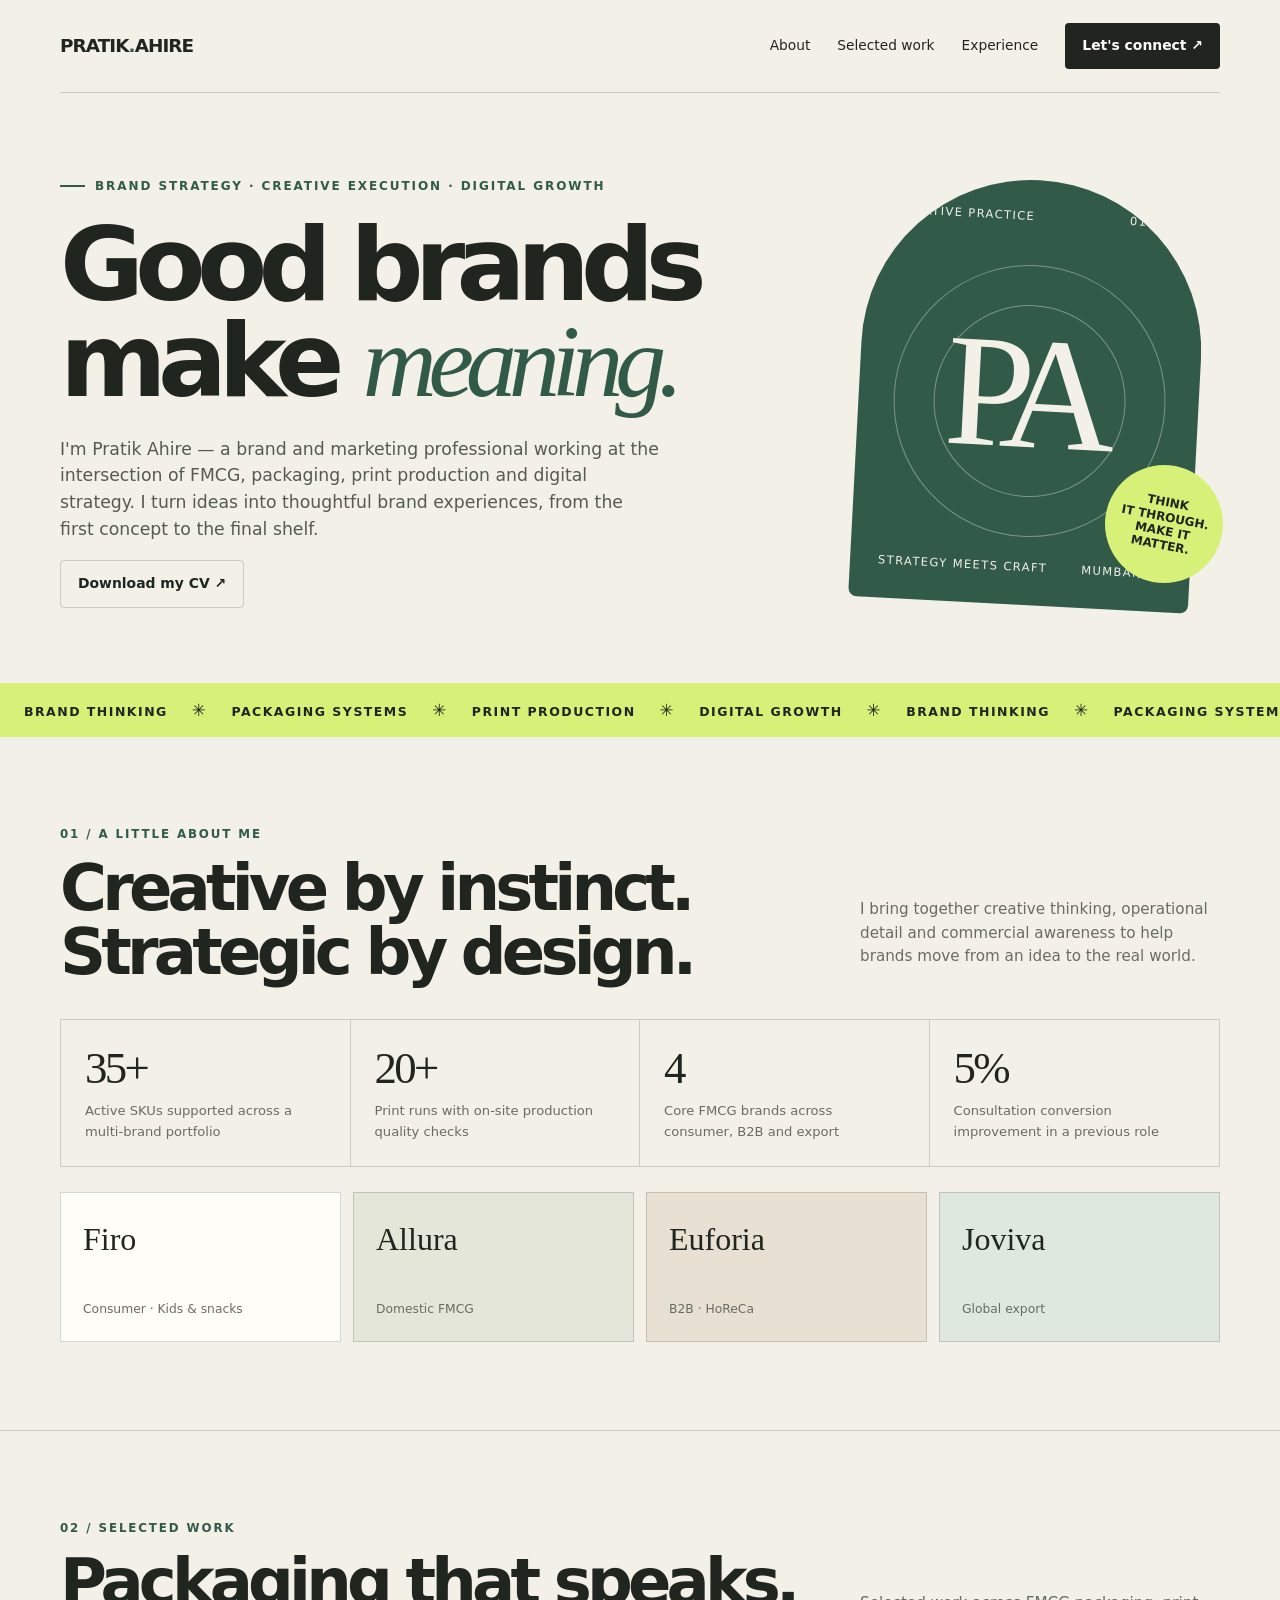
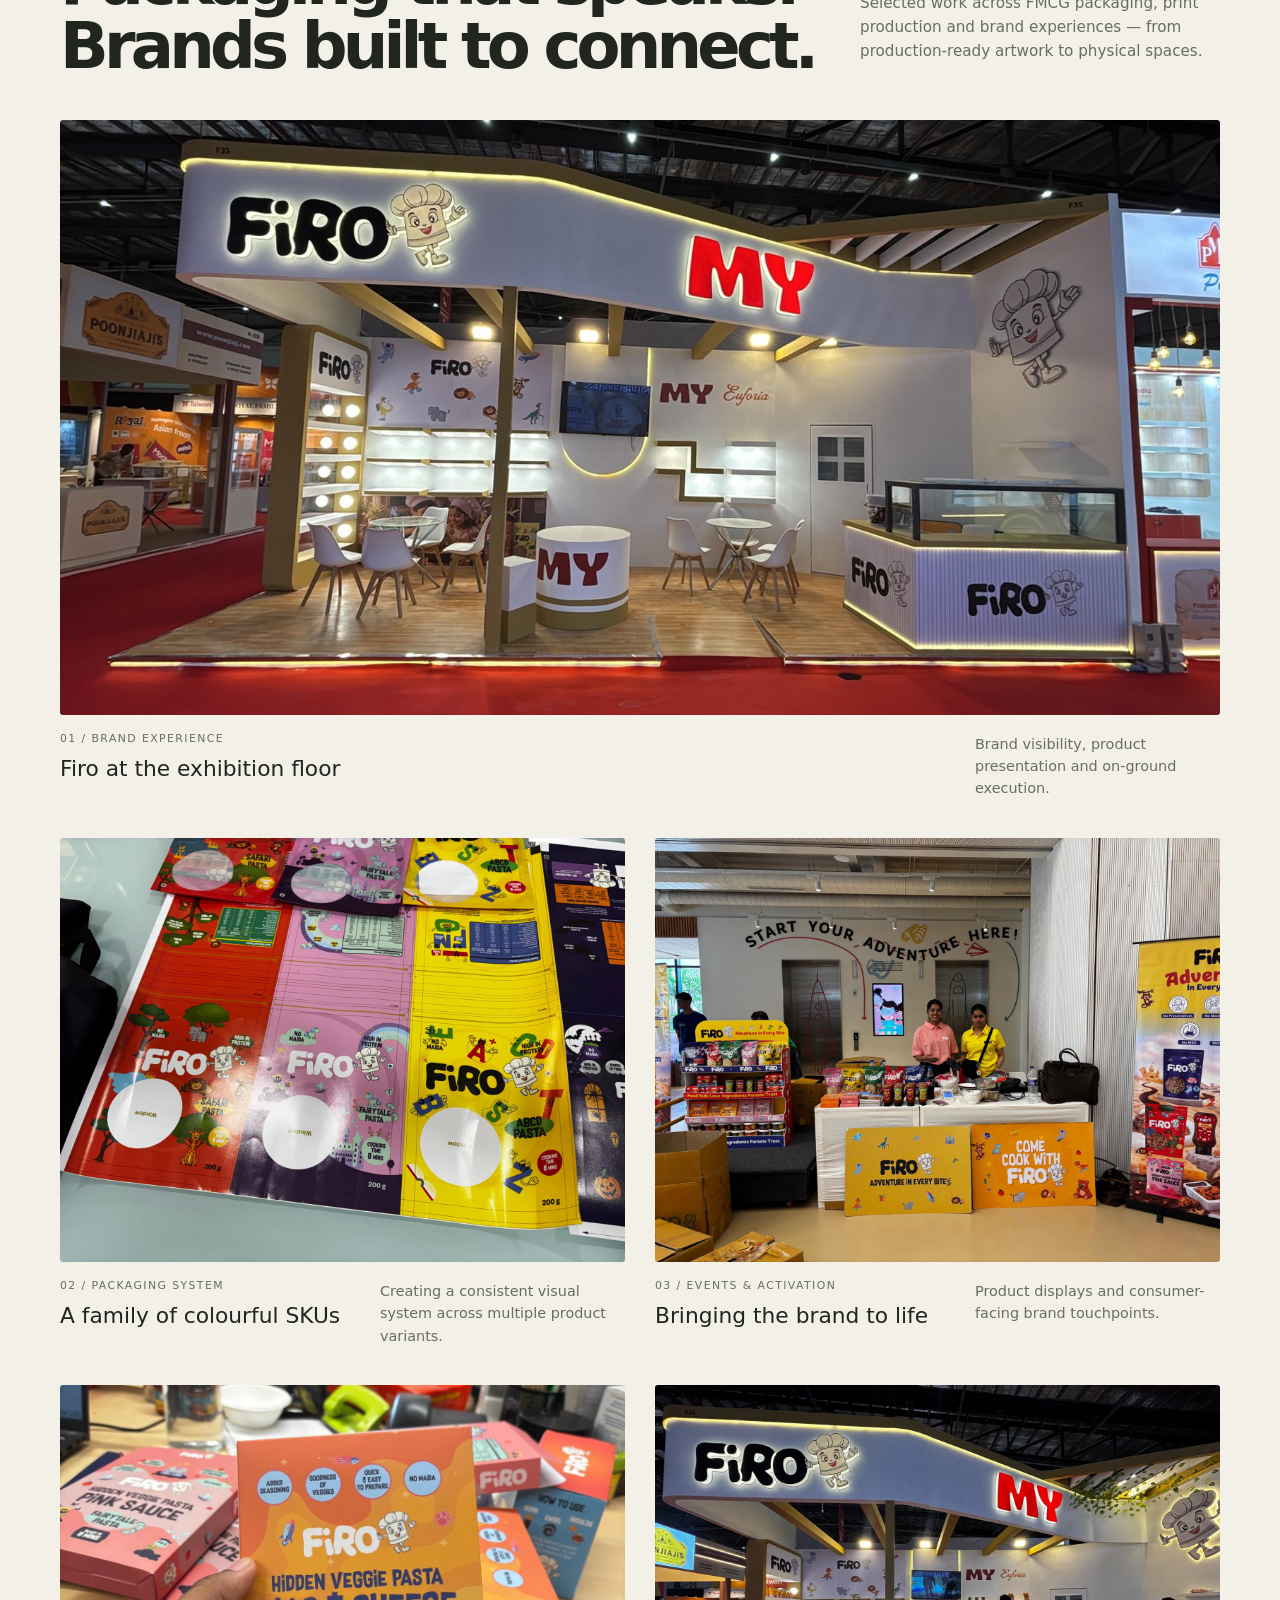
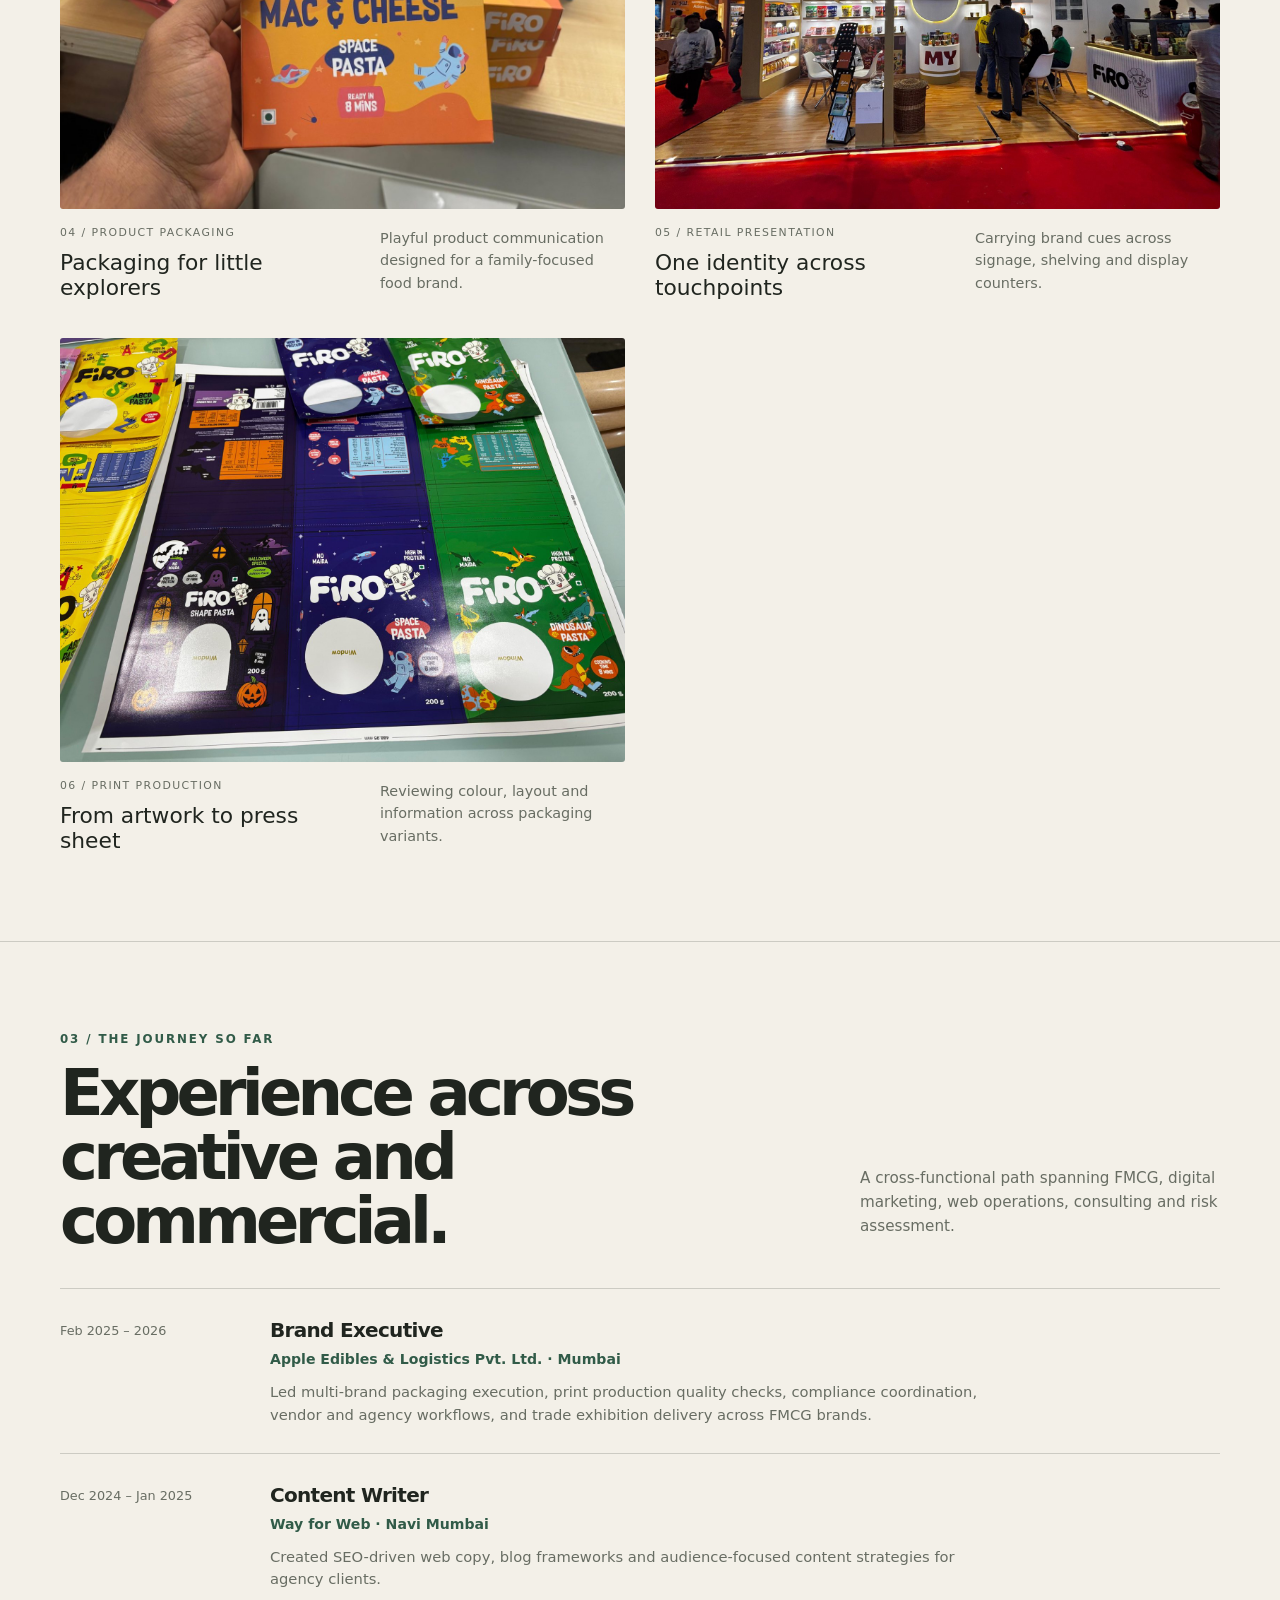
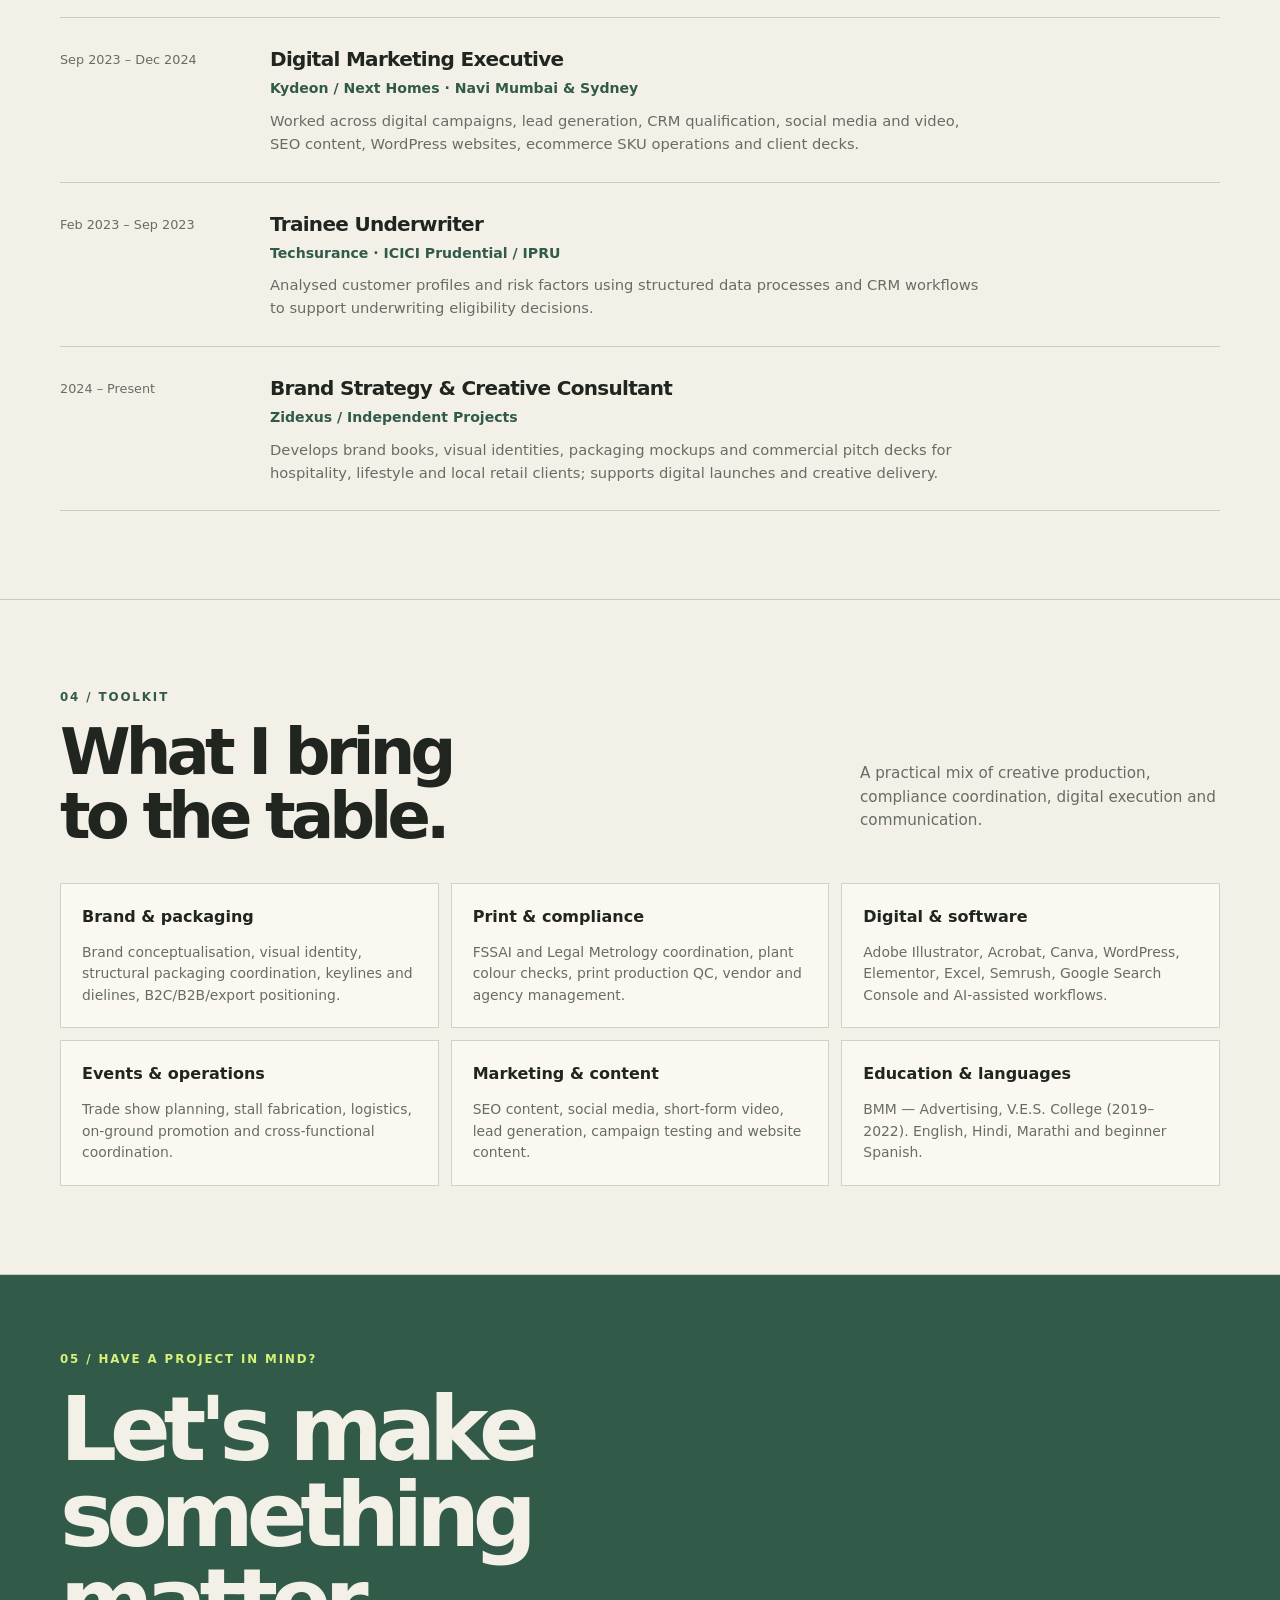
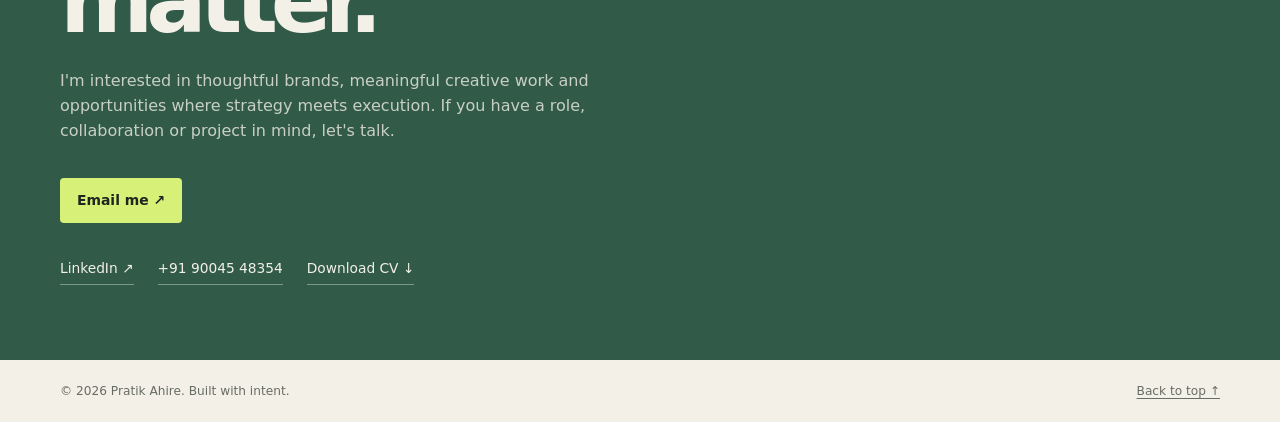
<file: index.html>
<!DOCTYPE html>
<html lang="en">
<head>
  <meta charset="UTF-8" />
  <meta name="viewport" content="width=device-width, initial-scale=1.0" />
  <meta name="theme-color" content="#f3f0e8" />
  <meta name="description" content="Pratik Ahire — Brand strategy, FMCG packaging, print production and digital growth." />
  <title>Pratik Ahire — Brand Strategy & Creative Execution</title>
  <style>
    :root{--paper:#f3f0e8;--ink:#20251f;--muted:#686d63;--green:#315b48;--lime:#d6f078;--line:rgba(32,37,31,.18);--white:#fffdf7;--serif:Georgia,'Times New Roman',serif;--sans:Inter,ui-sans-serif,system-ui,-apple-system,BlinkMacSystemFont,'Segoe UI',sans-serif}
    *{box-sizing:border-box}html{scroll-behavior:smooth}body{margin:0;background:var(--paper);color:var(--ink);font-family:var(--sans);line-height:1.55}a{color:inherit;text-decoration:none}a:focus-visible,button:focus-visible{outline:3px solid var(--green);outline-offset:4px}.wrap{width:min(1160px,calc(100% - 48px));margin:auto}.nav{display:flex;align-items:center;justify-content:space-between;padding:23px 0;border-bottom:1px solid var(--line)}.wordmark{font-weight:800;letter-spacing:-.05em;font-size:1.15rem}.wordmark span{color:var(--green)}.navlinks{display:flex;gap:27px;align-items:center;font-size:.86rem}.navlinks a:hover{color:var(--green)}.nav-cta,.button{display:inline-flex;align-items:center;justify-content:center;gap:9px;background:var(--ink);color:var(--white);padding:12px 17px;border-radius:4px;font-size:.87rem;font-weight:650;transition:transform .2s,background .2s}.nav-cta:hover,.button:hover{transform:translateY(-2px);background:var(--green)}.hero{padding:84px 0 75px;display:grid;grid-template-columns:1.3fr .7fr;gap:70px;align-items:center}.eyebrow{font-size:.75rem;text-transform:uppercase;letter-spacing:.16em;font-weight:750;color:var(--green);display:flex;align-items:center;gap:10px}.eyebrow:before{content:'';width:25px;height:2px;background:var(--green)}h1{font-size:clamp(3.5rem,8vw,7.2rem);line-height:.94;letter-spacing:-.085em;margin:22px 0 25px;font-weight:650}h1 em{font-family:var(--serif);font-weight:400;letter-spacing:-.08em;color:var(--green)}.hero-copy{max-width:600px;font-size:1.08rem;color:#555b52}.hero-actions{display:flex;gap:12px;flex-wrap:wrap;margin-top:28px}.button.secondary{background:transparent;color:var(--ink);border:1px solid var(--line)}.button.secondary:hover{color:white;border-color:var(--green)}.hero-art{min-height:390px;position:relative;display:grid;place-items:center}.art-card{width:min(100%,340px);aspect-ratio:4/5;background:var(--green);border-radius:170px 170px 8px 8px;position:relative;overflow:hidden;color:var(--paper);padding:28px;display:flex;flex-direction:column;justify-content:space-between;transform:rotate(3deg)}.art-card:before{content:'';position:absolute;width:270px;height:270px;border:1px solid rgba(243,240,232,.38);border-radius:50%;top:85px;left:35px}.art-card:after{content:'';position:absolute;width:190px;height:190px;border:1px solid rgba(243,240,232,.38);border-radius:50%;top:125px;left:75px}.art-top,.art-bottom{position:relative;z-index:2;display:flex;justify-content:space-between;font-size:.72rem;letter-spacing:.12em;text-transform:uppercase}.art-monogram{font-family:var(--serif);font-size:10rem;line-height:1;letter-spacing:-.12em;position:relative;z-index:2;align-self:center;margin-left:-15px}.art-sticker{position:absolute;bottom:22px;right:-3px;background:var(--lime);color:var(--ink);width:118px;height:118px;border-radius:50%;display:grid;place-items:center;text-align:center;font-size:.75rem;line-height:1.2;font-weight:800;transform:rotate(11deg);z-index:3}.ticker{background:var(--lime);padding:14px 0;overflow:hidden;white-space:nowrap;color:var(--ink);font-size:.78rem;text-transform:uppercase;letter-spacing:.12em;font-weight:750}.ticker span{margin:0 24px}.ticker b{font-size:1.05rem}.section{padding:88px 0;border-bottom:1px solid var(--line)}.section-head{display:flex;justify-content:space-between;gap:40px;align-items:end;margin-bottom:35px}.kicker{font-size:.74rem;text-transform:uppercase;letter-spacing:.16em;color:var(--green);font-weight:750}.section h2{font-size:clamp(2.5rem,5vw,4.5rem);letter-spacing:-.075em;line-height:1;margin:13px 0 0;font-weight:600}.section-intro{max-width:360px;color:var(--muted);font-size:.95rem}.stats{display:grid;grid-template-columns:repeat(4,1fr);border:1px solid var(--line)}.stat{padding:24px;border-right:1px solid var(--line)}.stat:last-child{border:0}.stat strong{display:block;font-family:var(--serif);font-size:2.8rem;line-height:1.1;font-weight:400;letter-spacing:-.06em}.stat span{display:block;font-size:.82rem;color:var(--muted);margin-top:8px}.brands{display:grid;grid-template-columns:repeat(4,1fr);gap:12px;margin-top:25px}.brand{min-height:150px;padding:22px;background:var(--white);border:1px solid var(--line);display:flex;flex-direction:column;justify-content:space-between}.brand b{font-family:var(--serif);font-size:2rem;letter-spacing:-.06em;font-weight:500}.brand span{font-size:.77rem;color:var(--muted)}.brand:nth-child(2){background:#e4e6d9}.brand:nth-child(3){background:#e8e0d2}.brand:nth-child(4){background:#dfe8df}.projects{display:grid;grid-template-columns:repeat(2,1fr);gap:16px}.project{background:var(--white);border:1px solid var(--line);padding:28px;min-height:270px;display:flex;flex-direction:column;justify-content:space-between;transition:transform .2s}.project:hover{transform:translateY(-4px)}.project-top{display:flex;justify-content:space-between;align-items:center}.project-number{font-size:.76rem;color:var(--muted)}.project-icon{width:43px;height:43px;border:1px solid var(--line);border-radius:50%;display:grid;place-items:center;color:var(--green);font-size:1.15rem}.project h3{font-size:1.65rem;letter-spacing:-.055em;margin:25px 0 8px}.project p{color:var(--muted);font-size:.92rem;max-width:440px;margin:0}.tags{display:flex;flex-wrap:wrap;gap:7px;margin-top:20px}.tags span{font-size:.69rem;border:1px solid var(--line);padding:5px 8px;border-radius:2px}.timeline{border-top:1px solid var(--line)}.job{display:grid;grid-template-columns:180px 1fr;gap:30px;padding:26px 0;border-bottom:1px solid var(--line)}.job-date{font-size:.8rem;color:var(--muted);padding-top:6px}.job h3{font-size:1.25rem;margin:0;letter-spacing:-.035em}.job .company{font-size:.88rem;color:var(--green);font-weight:700;margin:3px 0 10px}.job p{margin:0;color:var(--muted);font-size:.92rem;max-width:720px}.skill-grid{display:grid;grid-template-columns:repeat(3,1fr);gap:12px}.skill{padding:21px;background:rgba(255,253,247,.6);border:1px solid var(--line)}.skill h3{margin:0 0 12px;font-size:1rem}.skill p{margin:0;color:var(--muted);font-size:.87rem}.contact{background:var(--green);color:var(--paper);padding:75px 0;margin-top:0}.contact .kicker{color:var(--lime)}.contact h2{font-size:clamp(3rem,7vw,6rem);line-height:.96;letter-spacing:-.08em;font-weight:550;margin:18px 0 25px;max-width:760px}.contact p{color:rgba(243,240,232,.78);max-width:530px}.contact .button{background:var(--lime);color:var(--ink);margin-top:18px}.contact .button:hover{background:white}.contact-links{display:flex;flex-wrap:wrap;gap:24px;margin-top:35px;font-size:.86rem}.contact-links a{border-bottom:1px solid rgba(243,240,232,.4);padding-bottom:4px}.footer{padding:22px 0;display:flex;justify-content:space-between;gap:15px;font-size:.76rem;color:var(--muted)}.footer a{text-decoration:underline;text-underline-offset:3px}.reveal{animation:rise .7s both}@keyframes rise{from{opacity:0;transform:translateY(18px)}to{opacity:1;transform:translateY(0)}}@media(max-width:800px){.wrap{width:min(100% - 32px,600px)}.navlinks a:not(.nav-cta){display:none}.hero{grid-template-columns:1fr;gap:22px;padding:65px 0 50px}.hero-art{min-height:340px}.art-card{width:270px}.art-monogram{font-size:8rem}.art-sticker{right:7%}.section{padding:64px 0}.section-head{display:block}.section-intro{margin-top:18px}.stats{grid-template-columns:repeat(2,1fr)}.stat:nth-child(2){border-right:0}.stat:nth-child(-n+2){border-bottom:1px solid var(--line)}.brands{grid-template-columns:repeat(2,1fr)}.projects{grid-template-columns:1fr}.job{grid-template-columns:1fr;gap:8px}.skill-grid{grid-template-columns:1fr}.contact{padding:60px 0}.footer{flex-direction:column}}@media(prefers-reduced-motion:reduce){html{scroll-behavior:auto}.reveal{animation:none}*{transition:none!important}}
  
/* Selected Work gallery */
.work-gallery {
  display: grid;
  grid-template-columns: repeat(2, minmax(0, 1fr));
  gap: clamp(22px, 3vw, 42px) clamp(16px, 2.4vw, 30px);
  margin-top: 42px;
}
.work-card { min-width: 0; }
.work-card-featured { grid-column: 1 / -1; }
.work-image {
  overflow: hidden;
  background: #e9e5dc;
  border-radius: 3px;
  aspect-ratio: 4 / 3;
}
.work-card-featured .work-image { aspect-ratio: 16 / 8.2; }
.work-image img {
  display: block;
  width: 100%;
  height: 100%;
  object-fit: cover;
  transition: transform .55s cubic-bezier(.2,.7,.2,1);
}
.work-card:hover .work-image img { transform: scale(1.025); }
.work-caption {
  display: flex;
  align-items: flex-start;
  justify-content: space-between;
  gap: 20px;
  padding-top: 16px;
}
.work-category {
  display: block;
  margin-bottom: 8px;
  color: var(--muted, #686d63);
  font-size: .68rem;
  letter-spacing: .13em;
  text-transform: uppercase;
}
.work-caption h3 {
  margin: 0;
  font-size: clamp(1.15rem, 1.7vw, 1.65rem);
  line-height: 1.15;
  font-weight: 500;
}
.work-caption p {
  max-width: 245px;
  margin: 2px 0 0;
  color: var(--muted, #686d63);
  font-size: .9rem;
  line-height: 1.55;
}
@media (max-width: 700px) {
  .work-gallery { grid-template-columns: 1fr; gap: 30px; margin-top: 28px; }
  .work-card-featured { grid-column: auto; }
  .work-card-featured .work-image,
  .work-image { aspect-ratio: 4 / 3; }
  .work-caption { display: block; }
  .work-caption p { max-width: none; margin-top: 9px; }
}

/* Brand cards */
.brand-cards {
  display: grid;
  grid-template-columns: repeat(4, minmax(0, 1fr));
  gap: 12px;
  margin-top: 25px;
}

.brand-card {
  min-height: 150px;
  padding: 22px;
  display: flex;
  flex-direction: column;
  justify-content: space-between;
  box-sizing: border-box;
  border: 1px solid rgba(32, 37, 31, 0.18);
  color: #20251f;
  text-decoration: none;
  transition: transform 220ms ease, box-shadow 220ms ease;
}

.brand-card h3 {
  margin: 0;
  font-family: Georgia, "Times New Roman", serif;
  font-size: 2rem;
  font-weight: 500;
}

.brand-card p {
  margin: 20px 0 0;
  color: #686d63;
  font-size: 0.77rem;
}

.brand-card.firo { background: #fffdf7; }
.brand-card.allura { background: #e4e6d9; }
.brand-card.euforia { background: #e8e0d2; }
.brand-card.joviva { background: #dfe8df; }

.brand-card:hover {
  transform: translateY(-7px);
  box-shadow: 0 12px 24px rgba(32, 37, 31, 0.12);
}

@media (max-width: 800px) {
  .brand-cards {
    grid-template-columns: repeat(2, minmax(0, 1fr));
  }
}

  </style>
</head>
<body>
  <header class="wrap">
    <nav class="nav" aria-label="Main navigation">
      <a class="wordmark" href="#home">PRATIK<span>.</span>AHIRE</a>
      <div class="navlinks"><a href="#about">About</a><a href="#work">Selected work</a><a href="#experience">Experience</a><a class="nav-cta" href="#contact">Let's connect ↗</a></div>
    </nav>
  </header>
  <main>
    <section class="hero wrap" id="home">
      <div class="reveal">
        <div class="eyebrow">Brand strategy · Creative execution · Digital growth</div>
        <h1>Good brands<br>make <em>meaning.</em></h1>
        <p class="hero-copy">I'm Pratik Ahire — a brand and marketing professional working at the intersection of FMCG, packaging, print production and digital strategy. I turn ideas into thoughtful brand experiences, from the first concept to the final shelf.</p>        
<a class="button secondary"
   href="./Pratik_Ahire_CV.pdf"
   download="Pratik_Ahire_CV.pdf">
  Download my CV ↗
</a>
      </div>
      <div class="hero-art" aria-label="Abstract monogram graphic">
        <div class="art-card"><div class="art-top"><span>Creative practice</span><span>01 / 26</span></div><div class="art-monogram">PA</div><div class="art-bottom"><span>Strategy meets craft</span><span>Mumbai, IN</span></div></div>
        <div class="art-sticker">THINK<br>IT THROUGH.<br>MAKE IT<br>MATTER.</div>
      </div>
    </section>
    <div class="ticker" aria-hidden="true"><span>Brand thinking</span><b>✳</b><span>Packaging systems</span><b>✳</b><span>Print production</span><b>✳</b><span>Digital growth</span><b>✳</b><span>Brand thinking</span><b>✳</b><span>Packaging systems</span></div>

    <section class="section" id="about"><div class="wrap">
      <div class="section-head"><div><div class="kicker">01 / A little about me</div><h2>Creative by instinct.<br>Strategic by design.</h2></div><p class="section-intro">I bring together creative thinking, operational detail and commercial awareness to help brands move from an idea to the real world.</p></div>
      <div class="stats"><div class="stat"><strong>35+</strong><span>Active SKUs supported across a multi-brand portfolio</span></div><div class="stat"><strong>20+</strong><span>Print runs with on-site production quality checks</span></div><div class="stat"><strong>4</strong><span>Core FMCG brands across consumer, B2B and export</span></div><div class="stat"><strong>5%</strong><span>Consultation conversion improvement in a previous role</span></div></div>
      
<div class="brand-cards">
  <a class="brand-card firo" href="https://firofoods.com/" target="_blank" rel="noopener noreferrer">
    <h3>Firo</h3>
    <p>Consumer · Kids & snacks</p>
  </a>

  <a class="brand-card allura" href="https://appleedibles.in/" target="_blank" rel="noopener noreferrer">
    <h3>Allura</h3>
    <p>Domestic FMCG</p>
  </a>

  <a class="brand-card euforia" href="https://euforiapasta.com/" target="_blank" rel="noopener noreferrer">
    <h3>Euforia</h3>
    <p>B2B · HoReCa</p>
  </a>

  <a class="brand-card joviva" href="https://appleedibles.in/" target="_blank" rel="noopener noreferrer">
    <h3>Joviva</h3>
    <p>Global export</p>
  </a>
</div>

    </div></section>
    <section class="section" id="work">
  <div class="wrap">
    <div class="section-head gallery-heading">
      <div>
        <div class="kicker">02 / Selected work</div>
        <h2>Packaging that speaks.<br>Brands built to connect.</h2>
      </div>
      <p class="section-intro">
        Selected work across FMCG packaging, print production and
        brand experiences — from production-ready artwork to physical spaces.
      </p>
    </div>

    <div class="work-gallery">
      <article class="work-card work-card-featured">
        <div class="work-image">
          <img src="images/firo-exhibition-stall.jpg"
               alt="Firo and Euforia branded exhibition stall"
               loading="lazy">
        </div>
        <div class="work-caption">
          <div>
            <span class="work-category">01 / BRAND EXPERIENCE</span>
            <h3>Firo at the exhibition floor</h3>
          </div>
          <p>Brand visibility, product presentation and on-ground execution.</p>
        </div>
      </article>

      <article class="work-card">
        <div class="work-image">
          <img src="images/firo-packaging-print-sheets.jpg"
               alt="Firo pasta packaging artwork printed on production sheets"
               loading="lazy">
        </div>
        <div class="work-caption">
          <div>
            <span class="work-category">02 / PACKAGING SYSTEM</span>
            <h3>A family of colourful SKUs</h3>
          </div>
          <p>Creating a consistent visual system across multiple product variants.</p>
        </div>
      </article>

      <article class="work-card">
        <div class="work-image">
          <img src="images/firo-brand-activation.jpg"
               alt="Firo product display and brand activation at an event"
               loading="lazy">
        </div>
        <div class="work-caption">
          <div>
            <span class="work-category">03 / EVENTS & ACTIVATION</span>
            <h3>Bringing the brand to life</h3>
          </div>
          <p>Product displays and consumer-facing brand touchpoints.</p>
        </div>
      </article>

      <article class="work-card">
        <div class="work-image">
          <img src="images/firo-product-packaging.jpg"
               alt="Firo Hidden Veggie Pasta Mac and Cheese product pack"
               loading="lazy">
        </div>
        <div class="work-caption">
          <div>
            <span class="work-category">04 / PRODUCT PACKAGING</span>
            <h3>Packaging for little explorers</h3>
          </div>
          <p>Playful product communication designed for a family-focused food brand.</p>
        </div>
      </article>

      <article class="work-card">
        <div class="work-image">
          <img src="images/firo-exhibition-stall-detail.jpg"
               alt="Closer view of the Firo exhibition booth and product shelves"
               loading="lazy">
        </div>
        <div class="work-caption">
          <div>
            <span class="work-category">05 / RETAIL PRESENTATION</span>
            <h3>One identity across touchpoints</h3>
          </div>
          <p>Carrying brand cues across signage, shelving and display counters.</p>
        </div>
      </article>

      <article class="work-card">
        <div class="work-image">
          <img src="images/firo-sku-print-range.jpg"
               alt="Multiple Firo packaging variants arranged on print sheets"
               loading="lazy">
        </div>
        <div class="work-caption">
          <div>
            <span class="work-category">06 / PRINT PRODUCTION</span>
            <h3>From artwork to press sheet</h3>
          </div>
          <p>Reviewing colour, layout and information across packaging variants.</p>
        </div>
      </article>
    </div>
  </div>
</section>

    <section class="section" id="experience"><div class="wrap">
      <div class="section-head"><div><div class="kicker">03 / The journey so far</div><h2>Experience across<br>creative and commercial.</h2></div><p class="section-intro">A cross-functional path spanning FMCG, digital marketing, web operations, consulting and risk assessment.</p></div>
      <div class="timeline">
        <article class="job"><div class="job-date">Feb 2025 – 2026</div><div><h3>Brand Executive</h3><div class="company">Apple Edibles & Logistics Pvt. Ltd. · Mumbai</div><p>Led multi-brand packaging execution, print production quality checks, compliance coordination, vendor and agency workflows, and trade exhibition delivery across FMCG brands.</p></div></article>
        <article class="job"><div class="job-date">Dec 2024 – Jan 2025</div><div><h3>Content Writer</h3><div class="company">Way for Web · Navi Mumbai</div><p>Created SEO-driven web copy, blog frameworks and audience-focused content strategies for agency clients.</p></div></article>
        <article class="job"><div class="job-date">Sep 2023 – Dec 2024</div><div><h3>Digital Marketing Executive</h3><div class="company">Kydeon / Next Homes · Navi Mumbai & Sydney</div><p>Worked across digital campaigns, lead generation, CRM qualification, social media and video, SEO content, WordPress websites, ecommerce SKU operations and client decks.</p></div></article>
        <article class="job"><div class="job-date">Feb 2023 – Sep 2023</div><div><h3>Trainee Underwriter</h3><div class="company">Techsurance · ICICI Prudential / IPRU</div><p>Analysed customer profiles and risk factors using structured data processes and CRM workflows to support underwriting eligibility decisions.</p></div></article>
        <article class="job"><div class="job-date">2024 – Present</div><div><h3>Brand Strategy & Creative Consultant</h3><div class="company">Zidexus / Independent Projects</div><p>Develops brand books, visual identities, packaging mockups and commercial pitch decks for hospitality, lifestyle and local retail clients; supports digital launches and creative delivery.</p></div></article>
      </div>
    </div></section>

    <section class="section"><div class="wrap">
      <div class="section-head"><div><div class="kicker">04 / Toolkit</div><h2>What I bring<br>to the table.</h2></div><p class="section-intro">A practical mix of creative production, compliance coordination, digital execution and communication.</p></div>
      <div class="skill-grid"><div class="skill"><h3>Brand & packaging</h3><p>Brand conceptualisation, visual identity, structural packaging coordination, keylines and dielines, B2C/B2B/export positioning.</p></div><div class="skill"><h3>Print & compliance</h3><p>FSSAI and Legal Metrology coordination, plant colour checks, print production QC, vendor and agency management.</p></div><div class="skill"><h3>Digital & software</h3><p>Adobe Illustrator, Acrobat, Canva, WordPress, Elementor, Excel, Semrush, Google Search Console and AI-assisted workflows.</p></div><div class="skill"><h3>Events & operations</h3><p>Trade show planning, stall fabrication, logistics, on-ground promotion and cross-functional coordination.</p></div><div class="skill"><h3>Marketing & content</h3><p>SEO content, social media, short-form video, lead generation, campaign testing and website content.</p></div><div class="skill"><h3>Education & languages</h3><p>BMM — Advertising, V.E.S. College (2019–2022). English, Hindi, Marathi and beginner Spanish.</p></div></div>
    </div></section>

    <section class="contact" id="contact"><div class="wrap"><div class="kicker">05 / Have a project in mind?</div><h2>Let's make<br>something matter.</h2><p>I'm interested in thoughtful brands, meaningful creative work and opportunities where strategy meets execution. If you have a role, collaboration or project in mind, let's talk.</p><a class="button" href="mailto:s.pratikbusiness@gmail.com?subject=Let's%20connect">Email me ↗</a><div class="contact-links"><a href="https://www.linkedin.com/in/bunxyzn/" target="_blank" rel="noreferrer">LinkedIn ↗</a><a href="tel:+919004548354">+91 90045 48354</a><a href="./Pratik_Ahire_CV.pdf" download>Download CV ↓</a></div></div></section>
  </main>
  <footer class="wrap footer"><span>© <span id="year">2026</span> Pratik Ahire. Built with intent.</span><a href="#home">Back to top ↑</a></footer>
</body>
</html>
</file>
